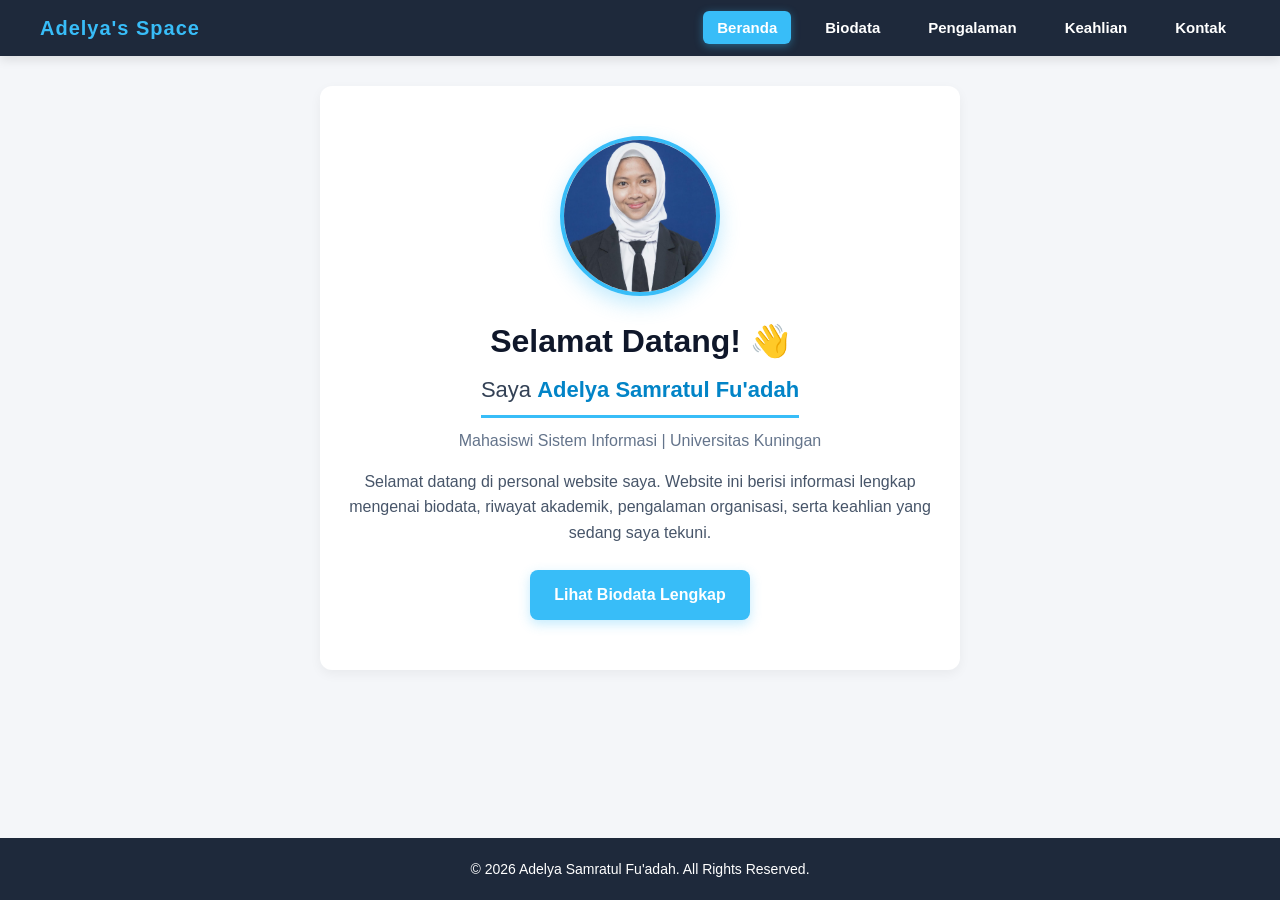
<file: index.html>
<!DOCTYPE html>
<html lang="id">
<head>
    <meta charset="UTF-8">
    <meta name="viewport" content="width=device-width, initial-scale=1.0">
    <title>Web Profile - Adelya Samratul Fu'adah</title>
    <link rel="stylesheet" href="style.css">
</head>
<body>

    <nav>
        <div class="logo">Adelya's Space</div>
        <ul>
            <li><a href="index.html" class="active">Beranda</a></li>
            <li><a href="biodata.html">Biodata</a></li>
            <li><a href="pengalaman.html">Pengalaman</a></li>
            <li><a href="keahlian.html">Keahlian</a></li>
            <li><a href="kontak.html">Kontak</a></li>
        </ul>
    </nav>

    <div class="container">
        <section class="hero fade-in">
            <img src="biodata.jpeg" alt="Foto Profil Adelya Samratul Fu'adah" class="profile-img">
            <h1>Selamat Datang! 👋</h1>
            <h2 class="typing-text">Saya <span class="highlight">Adelya Samratul Fu'adah</span></h2>
            <p class="subtitle">Mahasiswi Sistem Informasi | Universitas Kuningan</p>
            <p style="margin-top: 15px; max-width: 600px; color: #475569;">
                Selamat datang di personal website saya. Website ini berisi informasi lengkap mengenai biodata, riwayat akademik, pengalaman organisasi, serta keahlian yang sedang saya tekuni.
            </p>
            <a href="biodata.html" class="btn bounce">Lihat Biodata Lengkap</a>
        </section>
    </div>

    <footer>
        <p>&copy; 2026 Adelya Samratul Fu'adah. All Rights Reserved.</p>
    </footer>

</body>
</html>
</file>
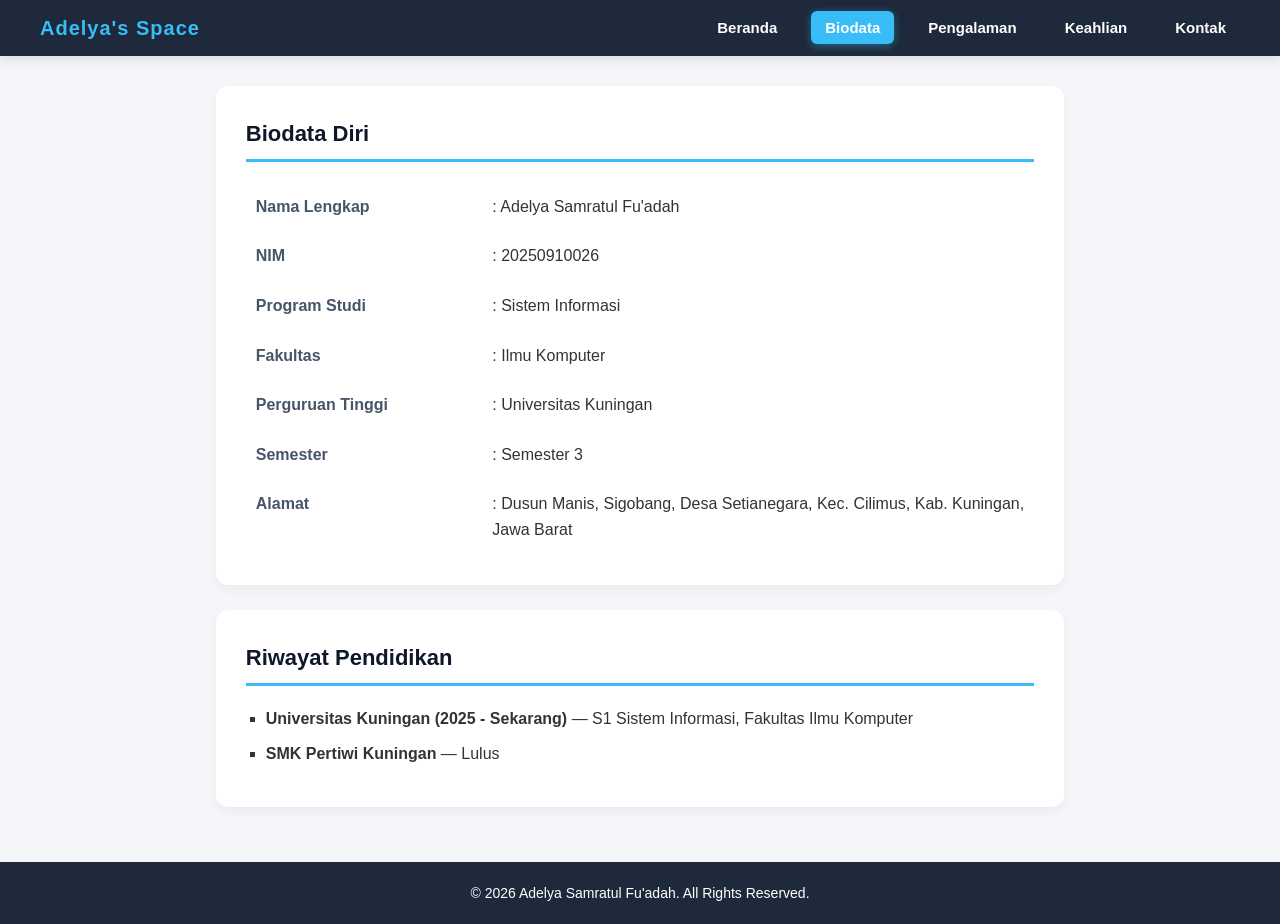
<file: biodata.html>
<!DOCTYPE html>
<html lang="id">
<head>
    <meta charset="UTF-8">
    <meta name="viewport" content="width=device-width, initial-scale=1.0">
    <title>Biodata - Adelya Samratul Fu'adah</title>
    <link rel="stylesheet" href="style.css">
</head>
<body>

    <nav>
        <div class="logo">Adelya's Space</div>
        <ul>
            <li><a href="index.html">Beranda</a></li>
            <li><a href="biodata.html" class="active">Biodata</a></li>
            <li><a href="pengalaman.html">Pengalaman</a></li>
            <li><a href="keahlian.html">Keahlian</a></li>
            <li><a href="kontak.html">Kontak</a></li>
        </ul>
    </nav>

    <div class="container">
        <section class="slide-up">
            <h2>Biodata Diri</h2>
            <table>
                <tr>
                    <td class="label">Nama Lengkap</td>
                    <td>: Adelya Samratul Fu'adah</td>
                </tr>
                <tr>
                    <td class="label">NIM</td>
                    <td>: 20250910026</td>
                </tr>
                <tr>
                    <td class="label">Program Studi</td>
                    <td>: Sistem Informasi</td>
                </tr>
                <tr>
                    <td class="label">Fakultas</td>
                    <td>: Ilmu Komputer</td>
                </tr>
                <tr>
                    <td class="label">Perguruan Tinggi</td>
                    <td>: Universitas Kuningan</td>
                </tr>
                <tr>
                    <td class="label">Semester</td>
                    <td>: Semester 3</td>
                </tr>
                <tr>
                    <td class="label">Alamat</td>
                    <td>: Dusun Manis, Sigobang, Desa Setianegara, Kec. Cilimus, Kab. Kuningan, Jawa Barat</td>
                </tr>
            </table>
        </section>

        <section class="slide-up">
            <h2>Riwayat Pendidikan</h2>
            <ul class="list-info">
                <li><strong>Universitas Kuningan (2025 - Sekarang)</strong> — S1 Sistem Informasi, Fakultas Ilmu Komputer</li>
                <li><strong>SMK Pertiwi Kuningan</strong> — Lulus</li>
            </ul>
        </section>
    </div>

    <footer>
        <p>&copy; 2026 Adelya Samratul Fu'adah. All Rights Reserved.</p>
    </footer>

</body>
</html>
</file>
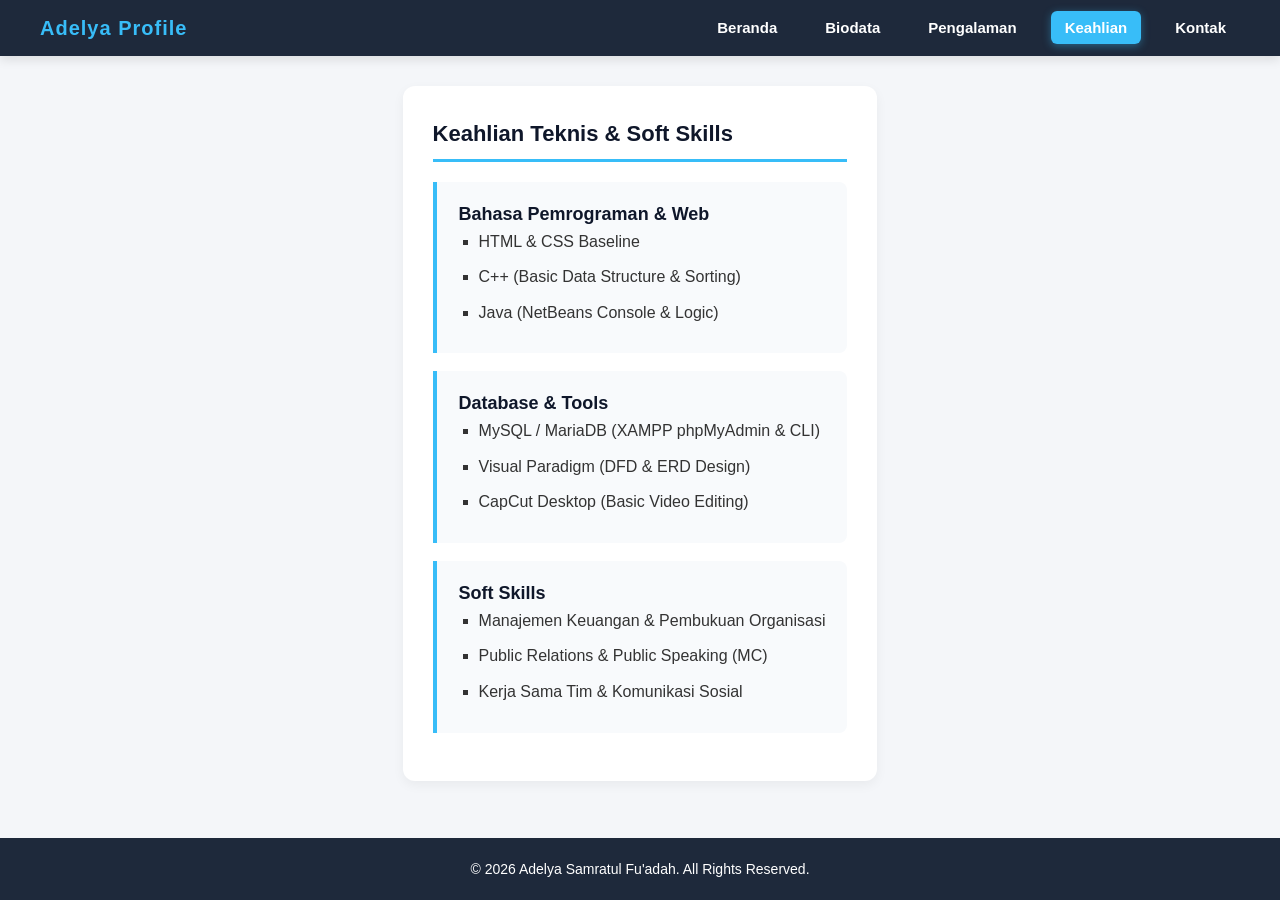
<file: keahlian.html>
<!DOCTYPE html>
<html lang="id">
<head>
    <meta charset="UTF-8">
    <meta name="viewport" content="width=device-width, initial-scale=1.0">
    <title>Keahlian - Adelya Samratul Fu'adah</title>
    <link rel="stylesheet" href="style.css">
</head>
<body>

    <nav>
        <div class="logo">Adelya Profile</div>
        <ul>
            <li><a href="index.html">Beranda</a></li>
            <li><a href="biodata.html">Biodata</a></li>
            <li><a href="pengalaman.html">Pengalaman</a></li>
            <li><a href="keahlian.html" class="active">Keahlian</a></li>
            <li><a href="kontak.html">Kontak</a></li>
        </ul>
    </nav>

    <div class="container">
        <section>
            <h2>Keahlian Teknis & Soft Skills</h2>

            <div class="card">
                <h3>Bahasa Pemrograman & Web</h3>
                <ul class="list-info">
                    <li>HTML & CSS Baseline</li>
                    <li>C++ (Basic Data Structure & Sorting)</li>
                    <li>Java (NetBeans Console & Logic)</li>
                </ul>
            </div>

            <div class="card">
                <h3>Database & Tools</h3>
                <ul class="list-info">
                    <li>MySQL / MariaDB (XAMPP phpMyAdmin & CLI)</li>
                    <li>Visual Paradigm (DFD & ERD Design)</li>
                    <li>CapCut Desktop (Basic Video Editing)</li>
                </ul>
            </div>

            <div class="card">
                <h3>Soft Skills</h3>
                <ul class="list-info">
                    <li>Manajemen Keuangan & Pembukuan Organisasi</li>
                    <li>Public Relations & Public Speaking (MC)</li>
                    <li>Kerja Sama Tim & Komunikasi Sosial</li>
                </ul>
            </div>
        </section>
    </div>

    <footer>
        <p>&copy; 2026 Adelya Samratul Fu'adah. All Rights Reserved.</p>
    </footer>

</body>
</html>
</file>
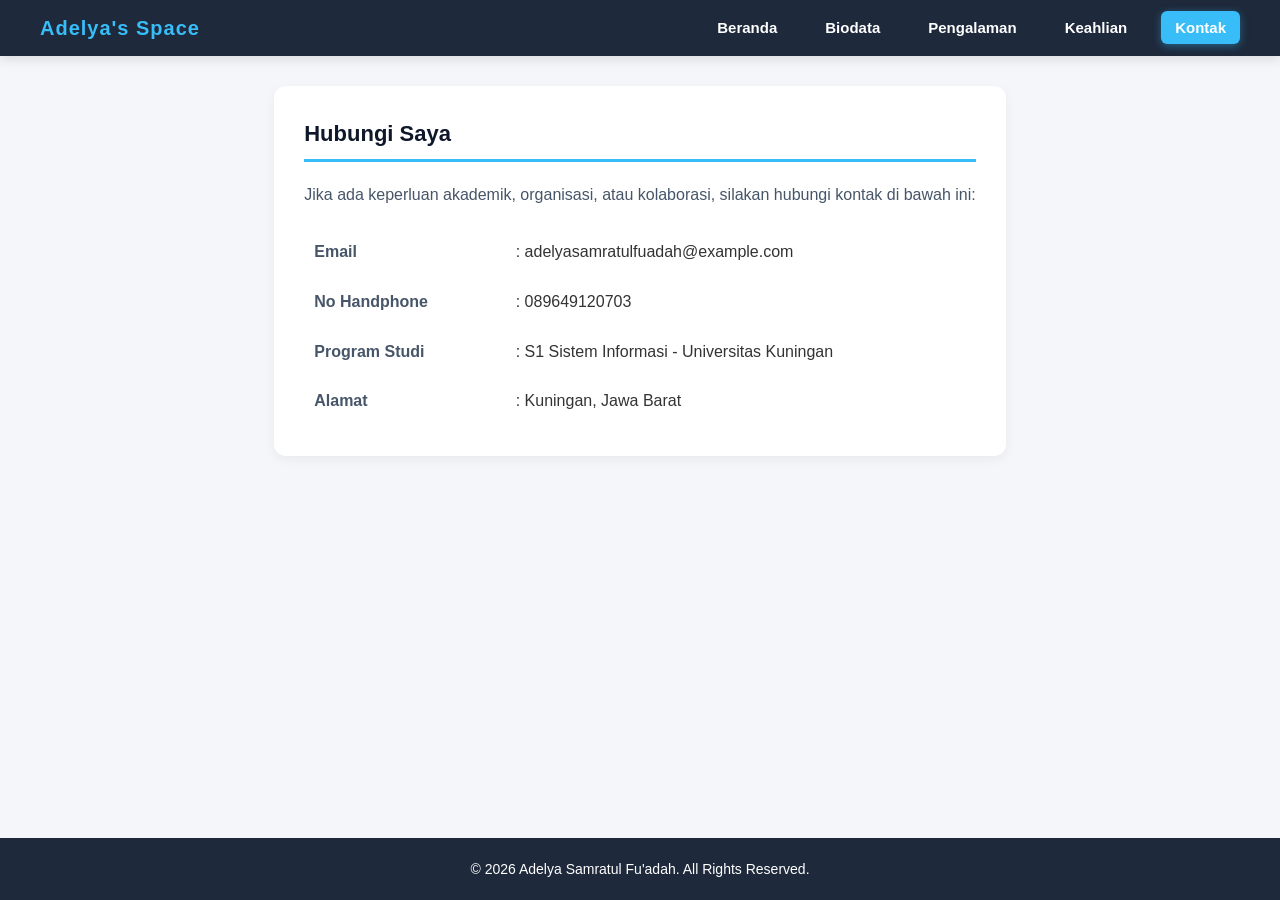
<file: kontak.html>
<!DOCTYPE html>
<html lang="id">
<head>
    <meta charset="UTF-8">
    <meta name="viewport" content="width=device-width, initial-scale=1.0">
    <title>Kontak - Adelya Samratul Fu'adah</title>
    <link rel="stylesheet" href="style.css">
</head>
<body>

    <nav>
        <div class="logo">Adelya's Space</div>
        <ul>
            <li><a href="index.html">Beranda</a></li>
            <li><a href="biodata.html">Biodata</a></li>
            <li><a href="pengalaman.html">Pengalaman</a></li>
            <li><a href="keahlian.html">Keahlian</a></li>
            <li><a href="kontak.html" class="active">Kontak</a></li>
        </ul>
    </nav>

    <div class="container">
        <section class="slide-up">
            <h2>Hubungi Saya</h2>
            <p style="margin-bottom: 20px; color: #475569;">Jika ada keperluan akademik, organisasi, atau kolaborasi, silakan hubungi kontak di bawah ini:</p>
            
            <table>
                <tr>
                    <td class="label">Email</td>
                    <td>: adelyasamratulfuadah@example.com</td>
                </tr>
                <tr>
                    <td class="label">No Handphone</td>
                    <td>: 089649120703</td>
                </tr>
                <tr>
                    <td class="label">Program Studi</td>
                    <td>: S1 Sistem Informasi - Universitas Kuningan</td>
                </tr>
                <tr>
                    <td class="label">Alamat</td>
                    <td>: Kuningan, Jawa Barat</td>
                </tr>
            </table>
        </section>
    </div>

    <footer>
        <p>&copy; 2026 Adelya Samratul Fu'adah. All Rights Reserved.</p>
    </footer>

</body>
</html>
</file>
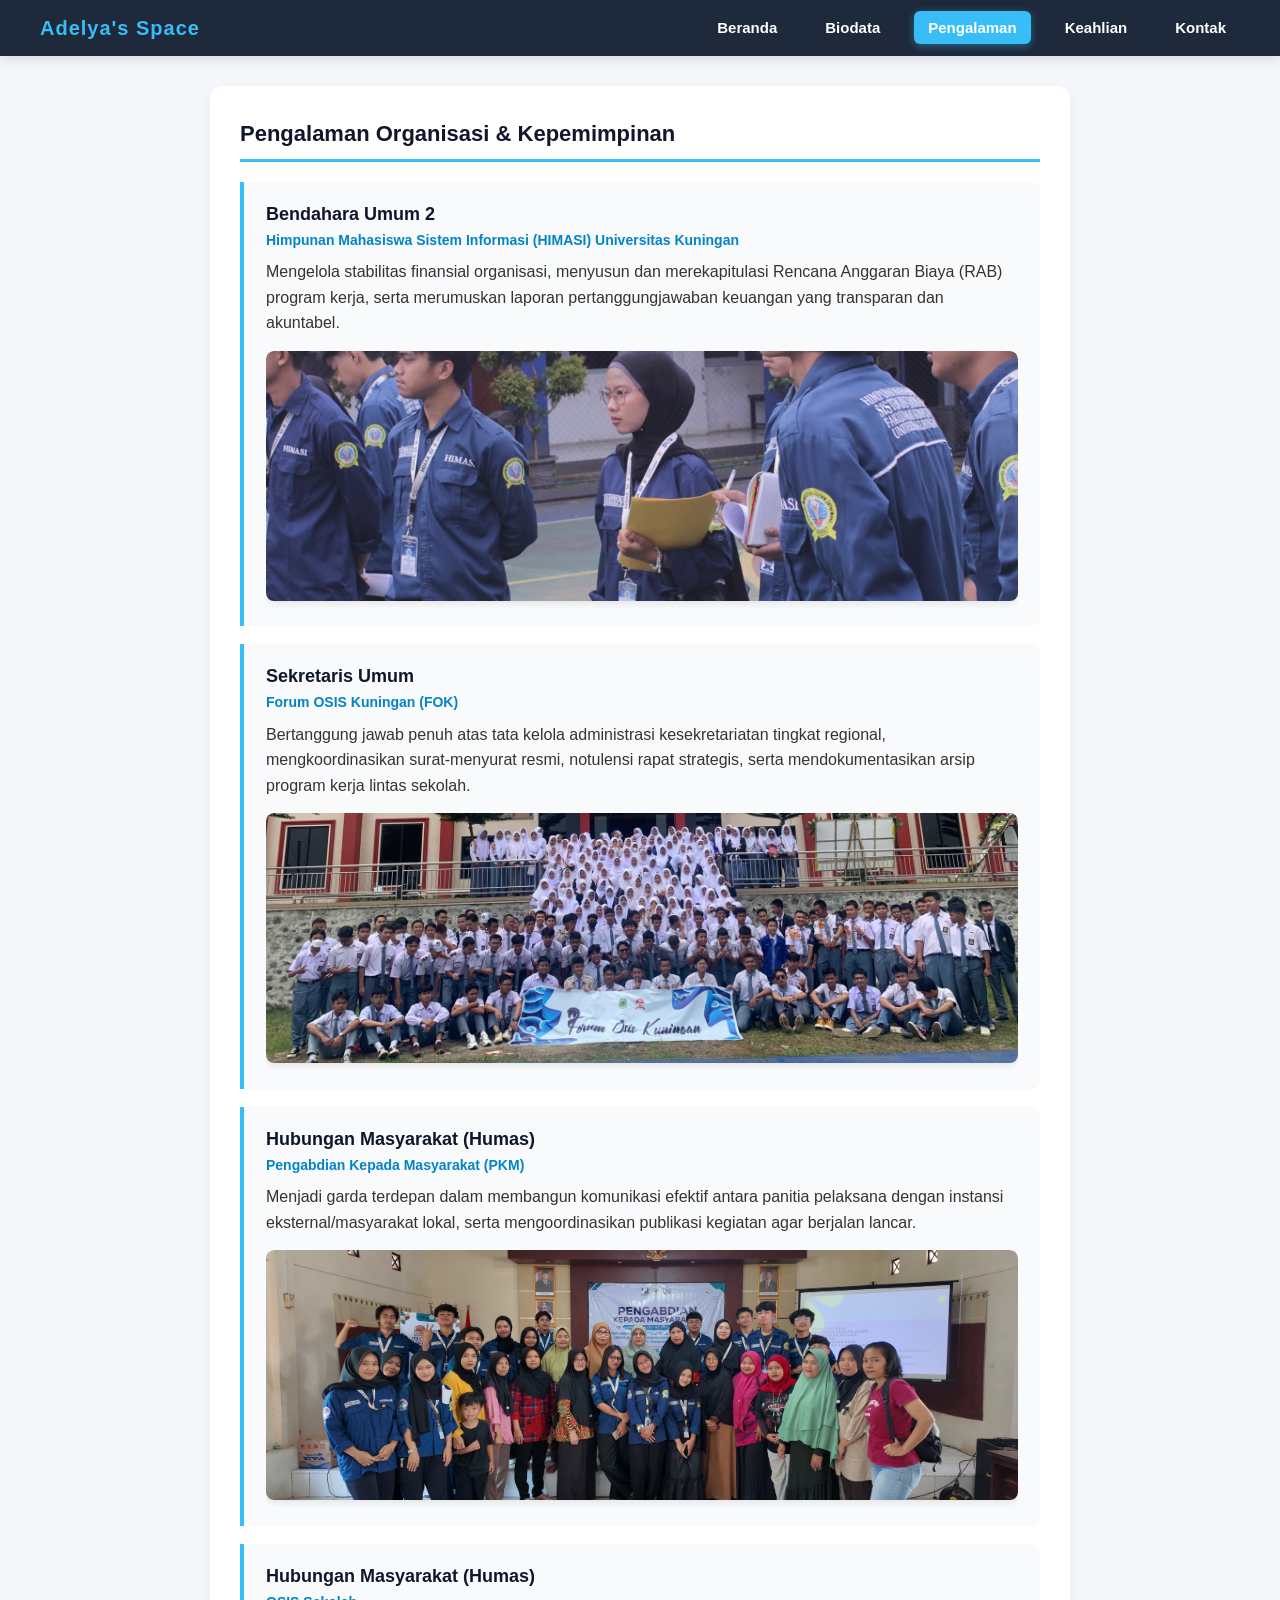
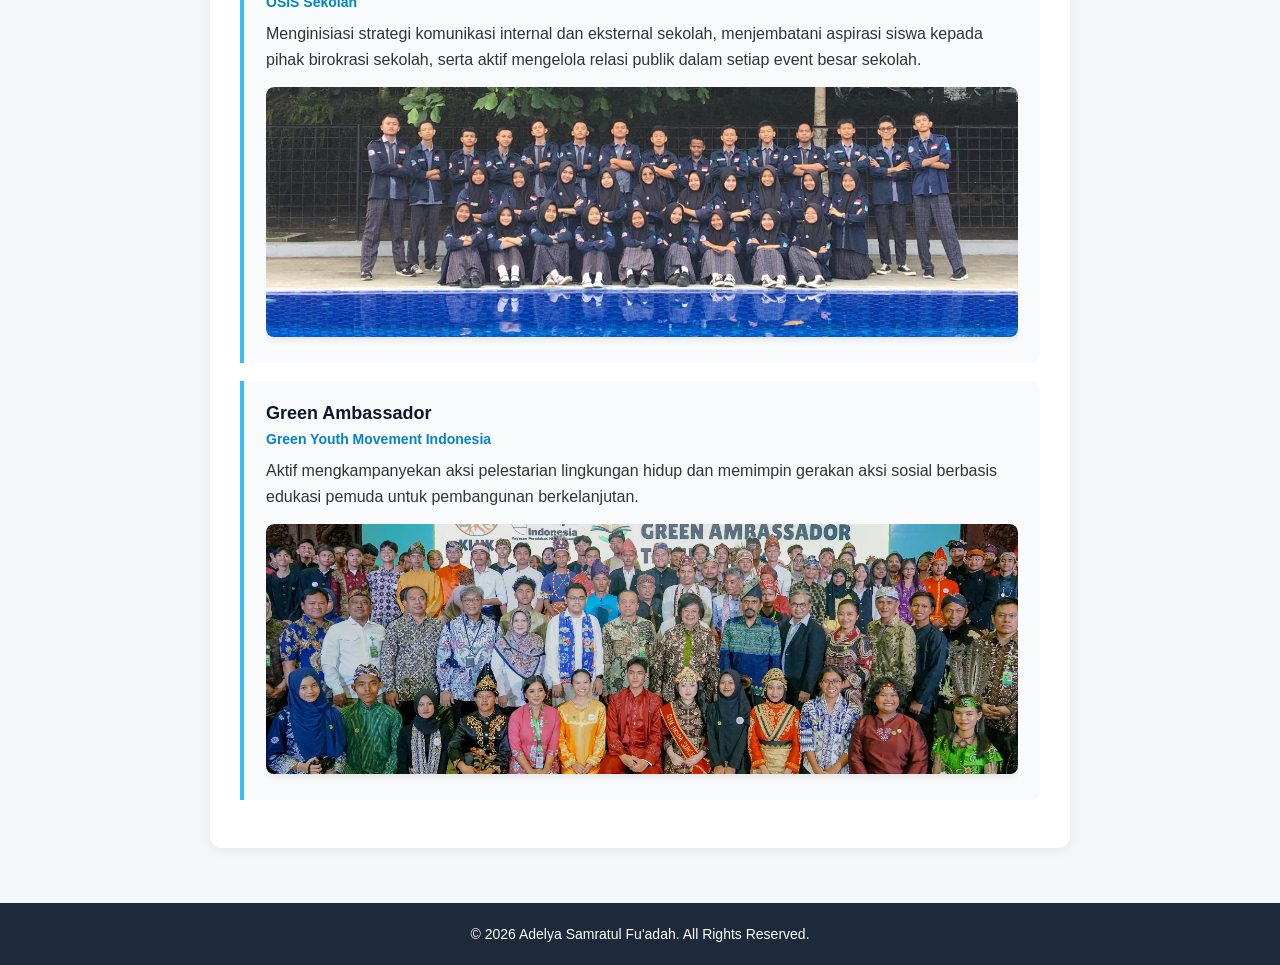
<file: pengalaman.html>
<!DOCTYPE html>
<html lang="id">
<head>
    <meta charset="UTF-8">
    <meta name="viewport" content="width=device-width, initial-scale=1.0">
    <title>Pengalaman - Adelya Samratul Fu'adah</title>
    <link rel="stylesheet" href="style.css">
</head>
<body>

    <nav>
        <div class="logo">Adelya's Space</div>
        <ul>
            <li><a href="index.html">Beranda</a></li>
            <li><a href="biodata.html">Biodata</a></li>
            <li><a href="pengalaman.html" class="active">Pengalaman</a></li>
            <li><a href="keahlian.html">Keahlian</a></li>
            <li><a href="kontak.html">Kontak</a></li>
        </ul>
    </nav>

    <div class="container">
        <section class="slide-up">
            <h2>Pengalaman Organisasi & Kepemimpinan</h2>
            
            <div class="card hover-card">
                <h3>Bendahara Umum 2</h3>
                <p class="card-subtitle">Himpunan Mahasiswa Sistem Informasi (HIMASI) Universitas Kuningan</p>
                <p>Mengelola stabilitas finansial organisasi, menyusun dan merekapitulasi Rencana Anggaran Biaya (RAB) program kerja, serta merumuskan laporan pertanggungjawaban keuangan yang transparan dan akuntabel.</p>
                <div class="card-image-wrapper">
                    <img src="bendahara.jpeg" alt="Kegiatan HIMASI" class="exp-img">
                </div>
            </div>

            <div class="card hover-card">
                <h3>Sekretaris Umum</h3>
                <p class="card-subtitle">Forum OSIS Kuningan (FOK)</p>
                <p>Bertanggung jawab penuh atas tata kelola administrasi kesekretariatan tingkat regional, mengkoordinasikan surat-menyurat resmi, notulensi rapat strategis, serta mendokumentasikan arsip program kerja lintas sekolah.</p>
                <div class="card-image-wrapper">
                    <img src="FOK BARU.jpg" alt="Kegiatan Forum OSIS Kuningan" class="exp-img">
                </div>
            </div>

            <div class="card hover-card">
                <h3>Hubungan Masyarakat (Humas)</h3>
                <p class="card-subtitle">Pengabdian Kepada Masyarakat (PKM)</p>
                <p>Menjadi garda terdepan dalam membangun komunikasi efektif antara panitia pelaksana dengan instansi eksternal/masyarakat lokal, serta mengoordinasikan publikasi kegiatan agar berjalan lancar.</p>
                <div class="card-image-wrapper">
                    <img src="PKM.JPG" alt="Kegiatan Pengabdian Kepada Masyarakat" class="exp-img">
                </div>
            </div>

            <div class="card hover-card">
                <h3>Hubungan Masyarakat (Humas)</h3>
                <p class="card-subtitle">OSIS Sekolah</p>
                <p>Menginisiasi strategi komunikasi internal dan eksternal sekolah, menjembatani aspirasi siswa kepada pihak birokrasi sekolah, serta aktif mengelola relasi publik dalam setiap event besar sekolah.</p>
                <div class="card-image-wrapper">
                    <img src="osis.jpg" alt="Kegiatan OSIS Sekolah" class="exp-img">
                </div>
            </div>

            <div class="card hover-card">
                <h3>Green Ambassador</h3>
                <p class="card-subtitle">Green Youth Movement Indonesia</p>
                <p>Aktif mengkampanyekan aksi pelestarian lingkungan hidup dan memimpin gerakan aksi sosial berbasis edukasi pemuda untuk pembangunan berkelanjutan.</p>
                <div class="card-image-wrapper">
                    <img src="best experience! 🌟🌟🌟.webp" alt="Kegiatan Green Youth Movement" class="exp-img">
                </div>
            </div>
        </section>
    </div>

    <footer>
        <p>&copy; 2026 Adelya Samratul Fu'adah. All Rights Reserved.</p>
    </footer>

</body>
</html>
</file>
<file: style.css>
* {
    box-sizing: border-box;
    margin: 0;
    padding: 0;
}

body {
    font-family: 'Segoe UI', Tahoma, Geneva, Verdana, sans-serif;
    background-color: #f4f6f9;
    color: #333333;
    line-height: 1.6;
    display: flex;
    flex-direction: column;
    min-height: 100vh;
}

/* Navbar Styling */
nav {
    background-color: #1e293b;
    position: sticky;
    top: 0;
    z-index: 1000;
    display: flex;
    justify-content: space-between;
    align-items: center;
    padding: 0 40px;
    box-shadow: 0 4px 10px rgba(0,0,0,0.1);
}

nav .logo {
    color: #38bdf8;
    font-size: 20px;
    font-weight: bold;
    letter-spacing: 1px;
    transition: transform 0.3s ease;
}

nav .logo:hover {
    transform: scale(1.05);
}

nav ul {
    display: flex;
    list-style: none;
    padding: 15px 0;
}

nav ul li {
    margin-left: 20px;
}

nav ul li a {
    color: #ffffff;
    text-decoration: none;
    font-weight: 600;
    font-size: 15px;
    padding: 8px 14px;
    border-radius: 6px;
    transition: all 0.3s ease;
}

nav ul li a:hover, nav ul li a.active {
    color: #ffffff;
    background-color: #38bdf8;
    box-shadow: 0 2px 8px rgba(56, 189, 248, 0.4);
}

/* Main Container */
.container {
    max-width: 900px;
    margin: 30px auto;
    padding: 0 20px;
    flex: 1;
}

section {
    background-color: #ffffff;
    padding: 30px;
    margin-bottom: 25px;
    border-radius: 12px;
    box-shadow: 0 4px 12px rgba(0,0,0,0.05);
}

h2 {
    color: #0f172a;
    border-bottom: 3px solid #38bdf8;
    padding-bottom: 8px;
    margin-bottom: 20px;
    font-size: 22px;
}

/* Hero Section */
.hero {
    text-align: center;
    padding: 50px 20px;
    display: flex;
    flex-direction: column;
    align-items: center;
}

/* Animated Profile Picture (Pulse & Floating) */
.profile-img {
    width: 160px;
    height: 160px;
    border-radius: 50%;
    object-fit: cover;
    border: 4px solid #38bdf8;
    margin-bottom: 20px;
    box-shadow: 0 8px 20px rgba(56, 189, 248, 0.3);
    animation: float 4s ease-in-out infinite;
}

.hero h1 {
    font-size: 32px;
    color: #0f172a;
    margin-bottom: 5px;
}

.typing-text {
    font-size: 22px;
    color: #334155;
    margin-bottom: 10px;
    font-weight: 500;
}

.highlight {
    color: #0284c7;
    font-weight: bold;
}

.hero .subtitle {
    color: #64748b;
    font-size: 16px;
}

/* Animated Button */
.btn {
    display: inline-block;
    margin-top: 25px;
    padding: 12px 24px;
    background-color: #38bdf8;
    color: #ffffff;
    text-decoration: none;
    font-weight: bold;
    border-radius: 8px;
    transition: all 0.3s ease;
    box-shadow: 0 4px 12px rgba(56, 189, 248, 0.3);
}

.btn:hover {
    background-color: #0284c7;
    transform: translateY(-3px);
    box-shadow: 0 6px 16px rgba(2, 132, 199, 0.4);
}

/* Interactive Cards */
.card {
    background-color: #f8fafc;
    border-left: 4px solid #38bdf8;
    padding: 18px 22px;
    margin-bottom: 18px;
    border-radius: 0 8px 8px 0;
    transition: all 0.3s ease;
}

.hover-card:hover {
    transform: translateX(8px);
    background-color: #f1f5f9;
    box-shadow: 0 4px 12px rgba(0,0,0,0.06);
}

.card h3 {
    color: #0f172a;
    font-size: 18px;
}

.card .card-subtitle {
    font-size: 14px;
    color: #0284c7;
    font-weight: bold;
    margin-bottom: 8px;
}

/* Table Styling */
table {
    width: 100%;
    border-collapse: collapse;
}

table td {
    padding: 12px 10px;
    vertical-align: top;
}

table td.label {
    width: 30%;
    font-weight: bold;
    color: #475569;
}

/* List Styling */
ul.list-info {
    list-style-type: square;
    padding-left: 20px;
}

ul.list-info li {
    margin-bottom: 10px;
}

/* Footer */
footer {
    text-align: center;
    padding: 20px;
    background-color: #1e293b;
    color: #ffffff;
    font-size: 14px;
    margin-top: auto;
}

/* KEYFRAME ANIMATIONS */
@keyframes float {
    0% {
        transform: translateY(0px);
    }
    50% {
        transform: translateY(-10px);
    }
    100% {
        transform: translateY(0px);
    }
}

@keyframes fadeIn {
    from {
        opacity: 0;
        transform: translateY(20px);
    }
    to {
        opacity: 1;
        transform: translateY(0);
    }
}

.fade-in {
    animation: fadeIn 1s ease-out forwards;
}

.slide-up {
    animation: fadeIn 0.8s ease-out forwards;
}

/* Styling Gambar di Pengalaman */
.card-image-wrapper {
    margin-top: 15px;
    overflow: hidden;
    border-radius: 8px;
}

.exp-img {
    width: 100%;
    max-height: 250px;
    object-fit: cover;
    border-radius: 8px;
    box-shadow: 0 2px 8px rgba(0,0,0,0.1);
    transition: transform 0.4s ease;
}

.hover-card:hover .exp-img {
    transform: scale(1.02);
}
</file>
